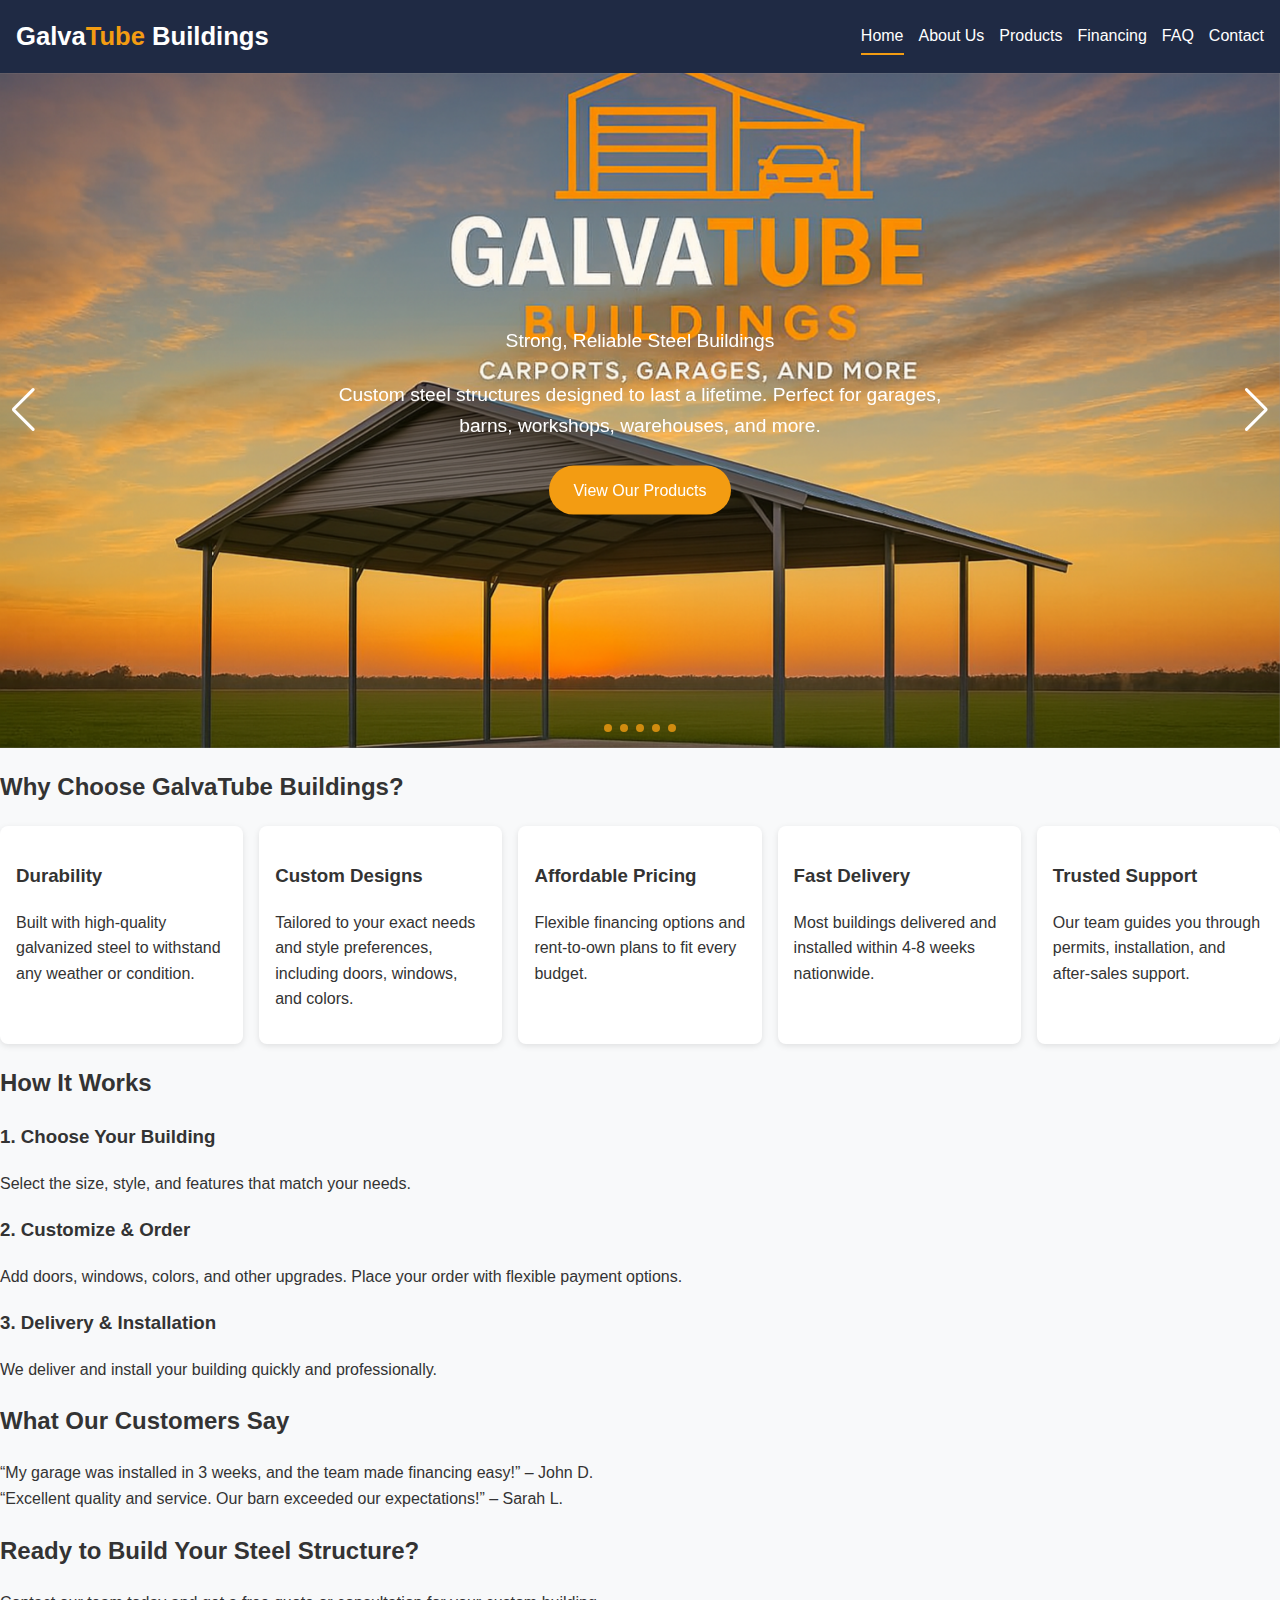
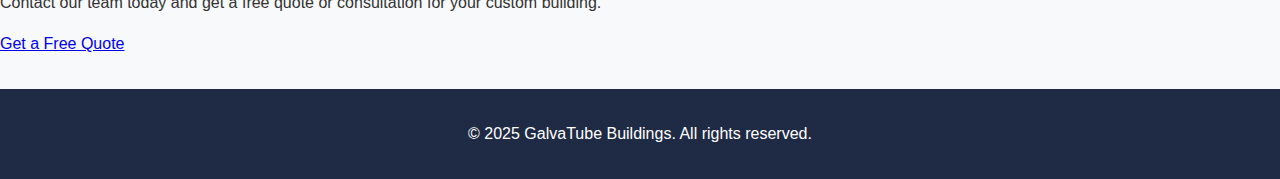
<file: index.html>
<!DOCTYPE html>
<html lang="en">
<head>
  <!-- Swiper CSS -->
  <link rel="stylesheet" href="https://cdn.jsdelivr.net/npm/swiper/swiper-bundle.min.css" />
  <meta charset="UTF-8">
  <meta name="viewport" content="width=device-width, initial-scale=1.0">
  <title>GalvaTube Buildings - Quality Steel Structures</title>
  <link rel="stylesheet" href="styles.css">
  <script>
    // Toggle mobile menu
    function toggleMenu() {
      const nav = document.querySelector("nav");
      nav.style.display = (nav.style.display === "flex") ? "none" : "flex";
    }
  </script>
</head>
<body>
  <!-- Header -->
  <header>
    <div class="logo-button" onclick="window.location.href='index.html'">
      <span class="logo-white">Galva</span><span class="logo-orange">Tube</span><span class="logo-white"> Buildings</span>
    </div>
    <div class="menu-toggle" onclick="toggleMenu()">☰</div>
    <nav>
      <a href="index.html" class="active">Home</a>
      <a href="about.html">About Us</a>
      <a href="products.html">Products</a>
      <a href="financing.html">Financing</a>
      <a href="faq.html">FAQ</a>
      <a href="contact.html">Contact</a>
    </nav>
  </header>

  <!-- Hero Section -->
  <section class="swiper hero-swiper" style="position: relative;">
    <div class="swiper-wrapper">
      <div class="swiper-slide"><img src="images/carport.png" alt="carport with galvatube logo"></div>
      <div class="swiper-slide"><img src="images/hero1.png" alt="garage with galvatube logo"></div>
      <div class="swiper-slide"><img src="images/RVcarport.png" alt="RV carport with galvatube logo"></div>
      <div class="swiper-slide"><img src="images/barn.png" alt="barn with galvatube logo at sunset"></div>
      <div class="swiper-slide"><img src="images/warehouse.png" alt="warehouse with galvatube logo at the sunset"></div>
    </div>

    <!-- Overlay text -->
    <div class="hero-overlay">
      <p> Strong, Reliable Steel Buildings</p>
      <p>Custom steel structures designed to last a lifetime. Perfect for garages, barns, workshops, warehouses, and more.</p>
      <a href="products.html" class="cta">View Our Products</a>
    </div>

    <!-- Navigation + pagination -->
    <div class="swiper-button-prev"></div>
    <div class="swiper-button-next"></div>
    <div class="swiper-pagination"></div>
  </section>

  <!-- Features Section -->
  <section class="features">
    <h2>Why Choose GalvaTube Buildings?</h2>
    <ul>
      <li>
        <h3>Durability</h3>
        <p>Built with high-quality galvanized steel to withstand any weather or condition.</p>
      </li>
      <li>
        <h3>Custom Designs</h3>
        <p>Tailored to your exact needs and style preferences, including doors, windows, and colors.</p>
      </li>
      <li>
        <h3>Affordable Pricing</h3>
        <p>Flexible financing options and rent-to-own plans to fit every budget.</p>
      </li>
      <li>
        <h3>Fast Delivery</h3>
        <p>Most buildings delivered and installed within 4-8 weeks nationwide.</p>
      </li>
      <li>
        <h3>Trusted Support</h3>
        <p>Our team guides you through permits, installation, and after-sales support.</p>
      </li>
    </ul>
  </section>

  <!-- How It Works Section -->
  <section class="how-it-works">
    <h2>How It Works</h2>
    <div class="steps">
      <div class="step">
        <h3>1. Choose Your Building</h3>
        <p>Select the size, style, and features that match your needs.</p>
      </div>
      <div class="step">
        <h3>2. Customize & Order</h3>
        <p>Add doors, windows, colors, and other upgrades. Place your order with flexible payment options.</p>
      </div>
      <div class="step">
        <h3>3. Delivery & Installation</h3>
        <p>We deliver and install your building quickly and professionally.</p>
      </div>
    </div>
  </section>

  <!-- Testimonials Section -->
  <section class="testimonials">
    <h2>What Our Customers Say</h2>
    <div class="testimonial">
      “My garage was installed in 3 weeks, and the team made financing easy!” – John D.
    </div>
    <div class="testimonial">
      “Excellent quality and service. Our barn exceeded our expectations!” – Sarah L.
    </div>
  </section>

  <!-- Quick CTA Section -->
  <section class="quick-cta">
    <h2>Ready to Build Your Steel Structure?</h2>
    <p>Contact our team today and get a free quote or consultation for your custom building.</p>
    <a href="contact.html">Get a Free Quote</a>
  </section>

  <!-- Footer -->
  <footer>
    <p>&copy; 2025 GalvaTube Buildings. All rights reserved.</p>
  </footer>

  <!-- Swiper JS -->
  <script src="https://cdn.jsdelivr.net/npm/swiper/swiper-bundle.min.js"></script>
  <script>
    const swiper = new Swiper('.hero-swiper', {
      loop: true,
      autoplay: { delay: 4000, disableOnInteraction: false },
      pagination: { el: '.swiper-pagination', clickable: true },
      navigation: {
        nextEl: '.swiper-button-next',
        prevEl: '.swiper-button-prev',
      },
      effect: 'fade',
      speed: 1000
    });
  </script>
</body>
</html>
</file>
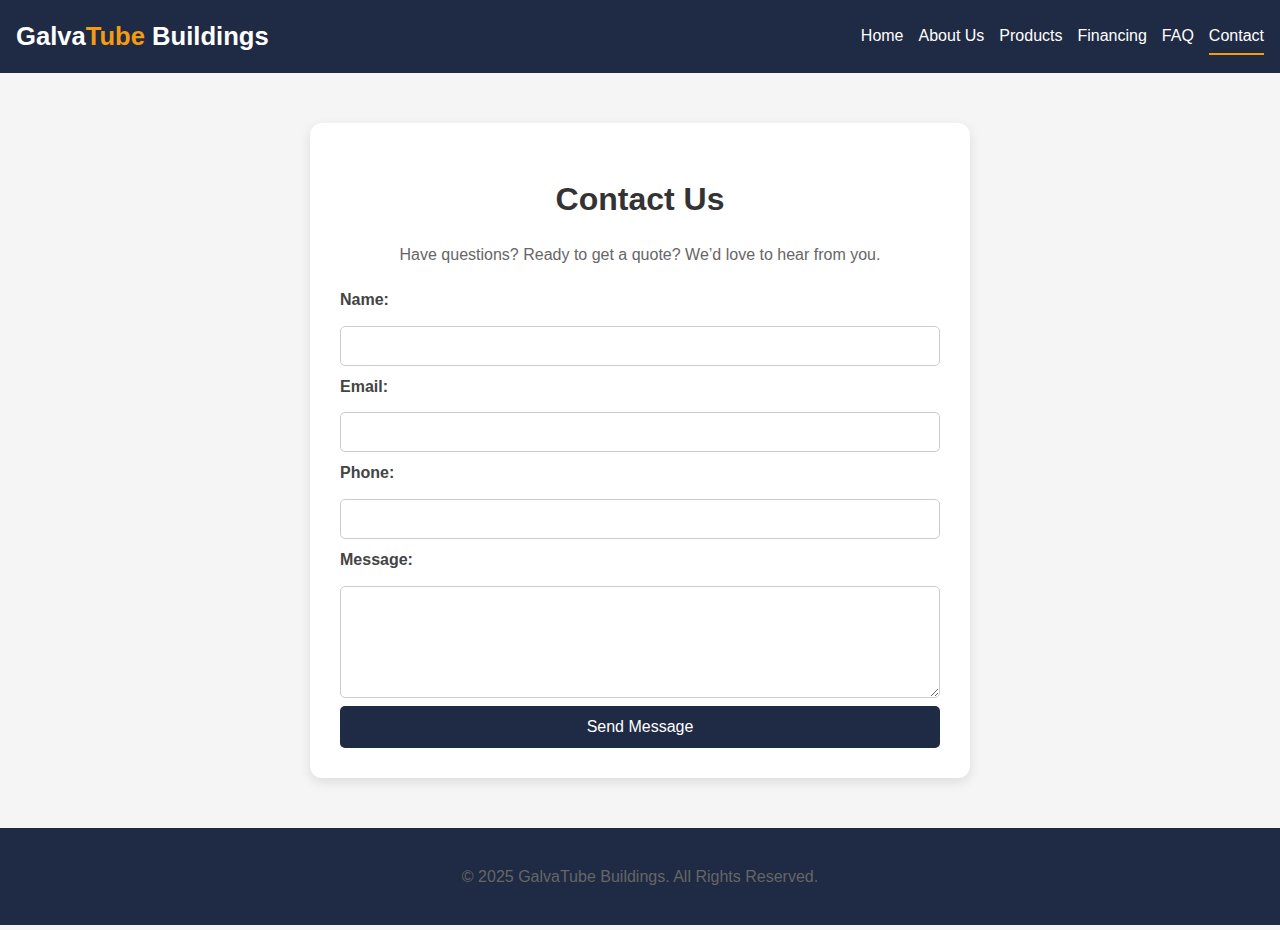
<file: contact.html>
<!DOCTYPE html>
<html lang="en">
<head>
  <meta charset="UTF-8">
  <meta name="viewport" content="width=device-width, initial-scale=1.0">
  <title>Contact GalvaTube Buildings</title>
  <link rel="stylesheet" href="styles.css">
  <style>
    body {
      font-family: Arial, sans-serif;
      background: #f5f5f5;
      margin: 0;
      padding: 0;
    }

    section {
      max-width: 600px;
      margin: 50px auto;
      background: #fff;
      padding: 30px;
      border-radius: 12px;
      box-shadow: 0 4px 12px rgba(0,0,0,0.1);
    }

    h1 {
      text-align: center;
      margin-bottom: 10px;
      color: #333;
    }

    p {
      text-align: center;
      margin-bottom: 20px;
      color: #666;
    }

    form {
      display: flex;
      flex-direction: column;
    }

    label {
      margin-bottom: 5px;
      font-weight: bold;
      color: #444;
    }

    input, textarea {
      padding: 10px;
      margin-bottom: 20px;
      border: 1px solid #ccc;
      border-radius: 8px;
      font-size: 16px;
      width: 100%;
      box-sizing: border-box;
      transition: border-color 0.3s ease;
    }

    input:focus, textarea:focus {
      border-color: #ff6600;
      outline: none;
    }

    button {
      background: #ff6600;
      color: #fff;
      border: none;
      padding: 12px;
      border-radius: 8px;
      font-size: 16px;
      cursor: pointer;
      transition: background 0.3s ease;
    }

    button:hover {
      background: #e65c00;
    }
  </style>
</head>
<body>

<header>
  <div class="logo-button" onclick="window.location.href='index.html'">
    <span class="logo-white">Galva</span><span class="logo-orange">Tube</span><span class="logo-white"> Buildings</span>
  </div>
  <nav>
    <a href="index.html">Home</a>
    <a href="about.html">About Us</a>
    <a href="products.html">Products</a>
    <a href="financing.html">Financing</a>
    <a href="faq.html">FAQ</a>
    <a href="contact.html" class="active">Contact</a>
  </nav>
</header>

<section>
  <h1>Contact Us</h1>
  <p>Have questions? Ready to get a quote? We’d love to hear from you.</p>

  <form action="mailto:info@galvatubebuildings.com" method="post" enctype="text/plain">
    <label for="name">Name:</label>
    <input type="text" name="name" required>

    <label for="email">Email:</label>
    <input type="email" name="email" required>

    <label for="phone">Phone:</label>
    <input type="tel" name="phone">

    <label for="message">Message:</label>
    <textarea name="message" rows="5" required></textarea>

    <button type="submit">Send Message</button>
  </form>
</section>

<footer>
  <p style="text-align:center; margin:20px 0;">© 2025 GalvaTube Buildings. All Rights Reserved.</p>
</footer>

</body>
</html>
</file>
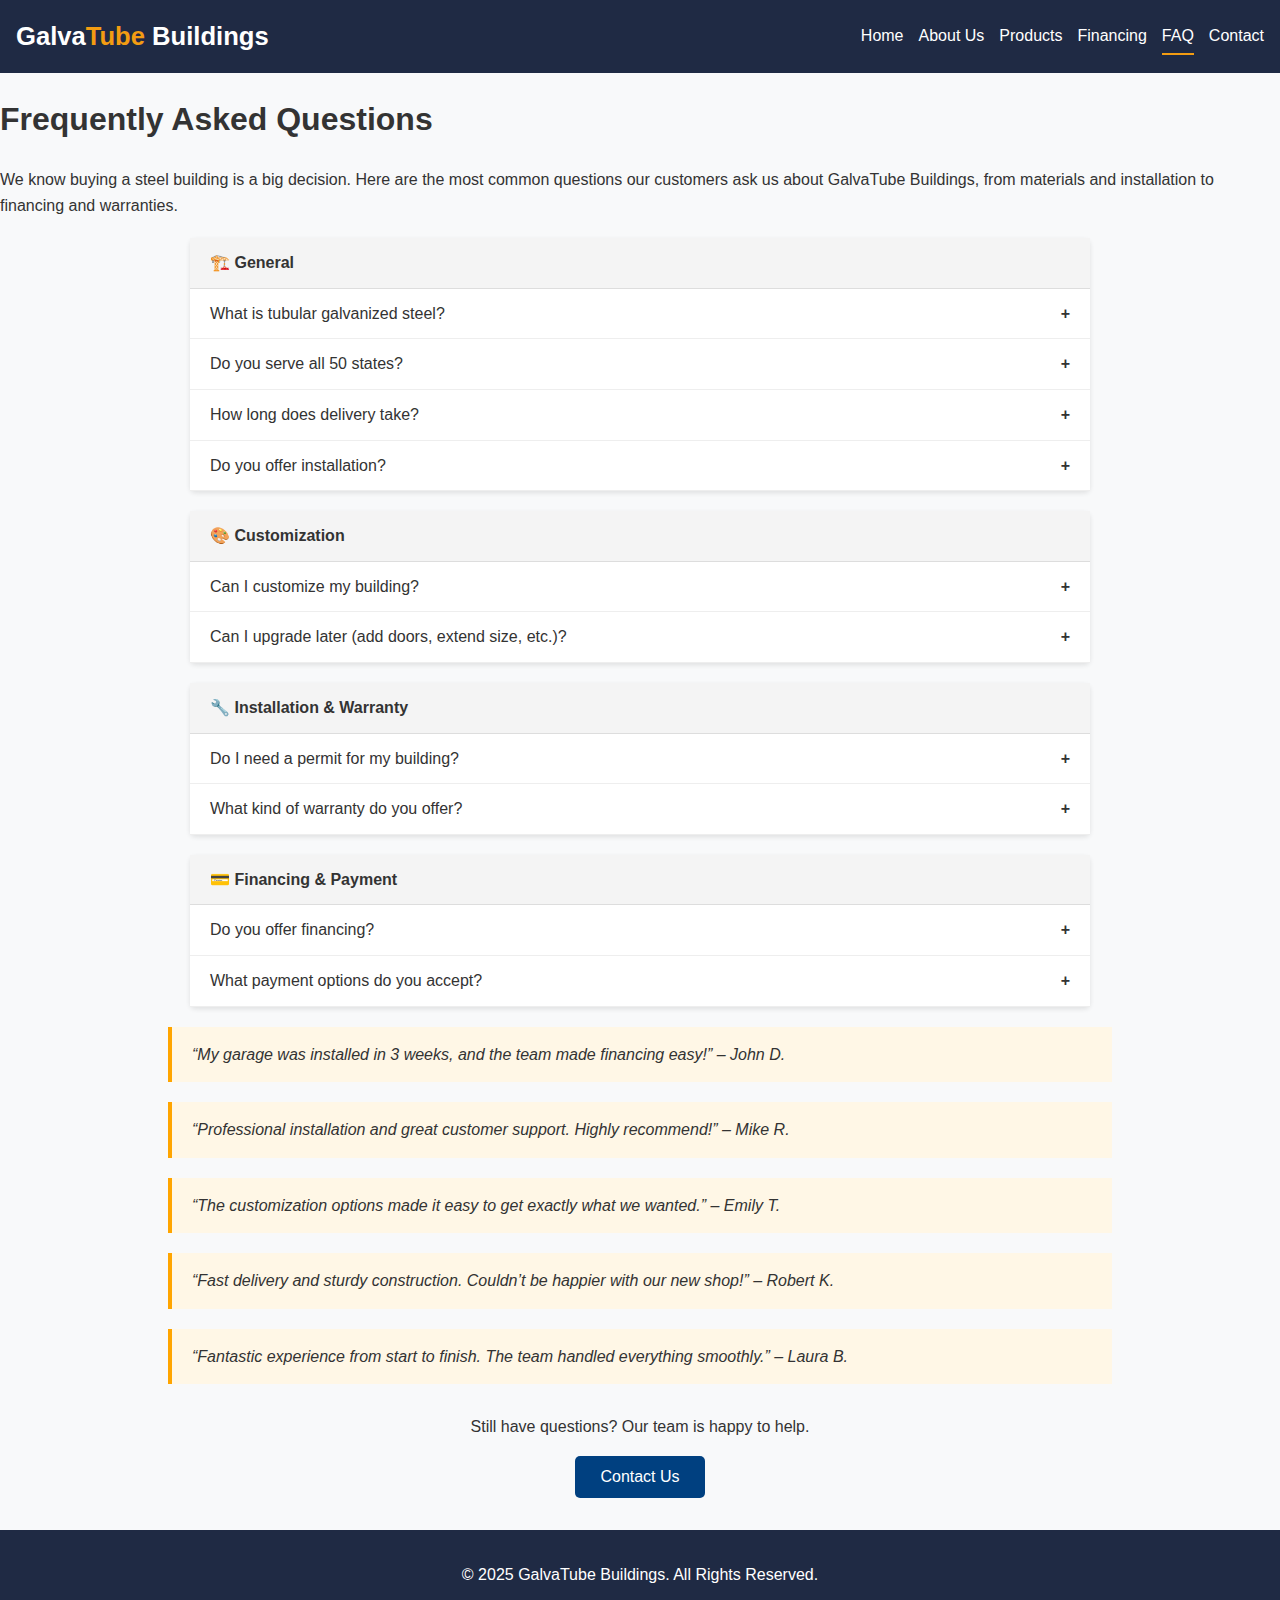
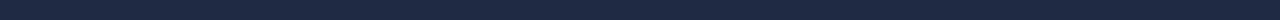
<file: faq.html>
<!DOCTYPE html> 
<html lang="en">
<head>
  <meta charset="UTF-8">
  <meta name="viewport" content="width=device-width, initial-scale=1.0">
  <title>GalvaTube Buildings FAQ</title>
  <link rel="stylesheet" href="styles.css">
  <style>
    /* Accordion styles, keeping it simple to match existing theme */
    .faq-category {
      margin: 20px auto;
      max-width: 900px;
      background: #fff;
      border-radius: 5px;
      padding: 0;
      box-shadow: 0 2px 5px rgba(0,0,0,0.1);
    }

    .category-header {
      background: #f4f4f4;
      padding: 12px 20px;
      font-weight: bold;
      display: flex;
      align-items: center;
      gap: 8px;
      border-bottom: 1px solid #ddd;
    }

    .accordion-item {
      border-bottom: 1px solid #eee;
    }

    .accordion-title {
      padding: 12px 20px;
      cursor: pointer;
      position: relative;
      background: #fff;
    }

    .accordion-title:hover {
      background: #f9f9f9;
    }

    .accordion-title::after {
      content: '+';
      position: absolute;
      right: 20px;
      font-weight: bold;
    }

    .accordion-title.active::after {
      content: '-';
    }

    .accordion-content {
      max-height: 0;
      overflow: hidden;
      transition: max-height 0.3s ease;
      background: #fafafa;
      padding: 0 20px;
    }

    .accordion-content p {
      padding: 10px 0;
      margin: 0;
    }

    .testimonial {
      max-width: 900px;
      margin: 20px auto;
      background: #fff7e6;
      padding: 15px 20px;
      border-left: 4px solid #ffa500;
      font-style: italic;
    }

    .contact-cta {
      text-align: center;
      margin: 30px 0;
    }

    .contact-cta button {
      background: #004080;
      color: white;
      border: none;
      padding: 12px 25px;
      font-size: 1em;
      cursor: pointer;
      border-radius: 5px;
    }

    .contact-cta button:hover {
      background: #0066cc;
    }
  </style>
</head>
<body>

<header>
  <div class="logo-button" onclick="window.location.href='index.html'">
    <span class="logo-white">Galva</span><span class="logo-orange">Tube</span><span class="logo-white"> Buildings</span>
  </div>
  <nav>
    <a href="index.html">Home</a>
    <a href="about.html">About Us</a>
    <a href="products.html">Products</a>
    <a href="financing.html">Financing</a>
    <a href="faq.html" class="active">FAQ</a>
    <a href="contact.html">Contact</a>
  </nav>
</header>

<section>
  <h1>Frequently Asked Questions</h1>

  <p>We know buying a steel building is a big decision. Here are the most common questions our customers ask us about GalvaTube Buildings, from materials and installation to financing and warranties.</p>

  <!-- General -->
  <div class="faq-category">
    <div class="category-header">🏗️ General</div>
    <div class="accordion">
      <div class="accordion-item">
        <div class="accordion-title">What is tubular galvanized steel?</div>
        <div class="accordion-content">
          <p>It’s strong, lightweight, and rust-resistant steel tubing that provides durable structures at affordable prices, perfect for garages, barns, workshops, and more.</p>
        </div>
      </div>
      <div class="accordion-item">
        <div class="accordion-title">Do you serve all 50 states?</div>
        <div class="accordion-content">
          <p>Yes, we ship and install buildings across the United States.</p>
        </div>
      </div>
      <div class="accordion-item">
        <div class="accordion-title">How long does delivery take?</div>
        <div class="accordion-content">
          <p>Delivery typically takes 4–8 weeks depending on your location and building specifications.</p>
        </div>
      </div>
      <div class="accordion-item">
        <div class="accordion-title">Do you offer installation?</div>
        <div class="accordion-content">
          <p>Yes! Every GalvaTube Building includes professional delivery and installation for complete peace of mind.</p>
        </div>
      </div>
    </div>
  </div>

  <!-- Customization -->
  <div class="faq-category">
    <div class="category-header">🎨 Customization</div>
    <div class="accordion">
      <div class="accordion-item">
        <div class="accordion-title">Can I customize my building?</div>
        <div class="accordion-content">
          <p>Absolutely! Choose your size, color, roof style, doors, and windows to match your exact needs.</p>
        </div>
      </div>
      <div class="accordion-item">
        <div class="accordion-title">Can I upgrade later (add doors, extend size, etc.)?</div>
        <div class="accordion-content">
          <p>Yes, most buildings are designed to be modular, allowing for future upgrades.</p>
        </div>
      </div>
    </div>
  </div>

  <!-- Installation & Warranty -->
  <div class="faq-category">
    <div class="category-header">🔧 Installation & Warranty</div>
    <div class="accordion">
      <div class="accordion-item">
        <div class="accordion-title">Do I need a permit for my building?</div>
        <div class="accordion-content">
          <p>Permit requirements vary by location. Our team can assist with local regulations.</p>
        </div>
      </div>
      <div class="accordion-item">
        <div class="accordion-title">What kind of warranty do you offer?</div>
        <div class="accordion-content">
          <p>All buildings come with a 20-year structural warranty covering material defects.</p>
        </div>
      </div>
    </div>
  </div>

  <!-- Financing & Payment -->
  <div class="faq-category">
    <div class="category-header">💳 Financing & Payment</div>
    <div class="accordion">
      <div class="accordion-item">
        <div class="accordion-title">Do you offer financing?</div>
        <div class="accordion-content">
          <p>Yes, we provide flexible financing and rent-to-own options so you can get your building today and pay over time.</p>
        </div>
      </div>
      <div class="accordion-item">
        <div class="accordion-title">What payment options do you accept?</div>
        <div class="accordion-content">
          <p>We accept credit cards, bank transfers, and offer financing plans through our partners.</p>
        </div>
      </div>
    </div>
  </div>

  <div class="testimonial">
    “My garage was installed in 3 weeks, and the team made financing easy!” – John D.
  </div>
<div class="testimonial">
    “Professional installation and great customer support. Highly recommend!” – Mike R.
  </div>
  <div class="testimonial">
    “The customization options made it easy to get exactly what we wanted.” – Emily T.
  </div>
  <div class="testimonial">
    “Fast delivery and sturdy construction. Couldn’t be happier with our new shop!” – Robert K.
  </div>
  <div class="testimonial">
    “Fantastic experience from start to finish. The team handled everything smoothly.” – Laura B.
  </div>

  <div class="contact-cta">
    <p>Still have questions? Our team is happy to help.</p>
    <button onclick="window.location.href='contact.html'">Contact Us</button>
  </div>
</section>

<footer>
  <p>© 2025 GalvaTube Buildings. All Rights Reserved.</p>
</footer>

<script>
  const titles = document.querySelectorAll('.accordion-title');
  titles.forEach(title => {
    title.addEventListener('click', () => {
      title.classList.toggle('active');
      const content = title.nextElementSibling;
      if (content.style.maxHeight) {
        content.style.maxHeight = null;
      } else {
        content.style.maxHeight = content.scrollHeight + "px";
      }
    });
  });
</script>

</body>
</html>
</file>
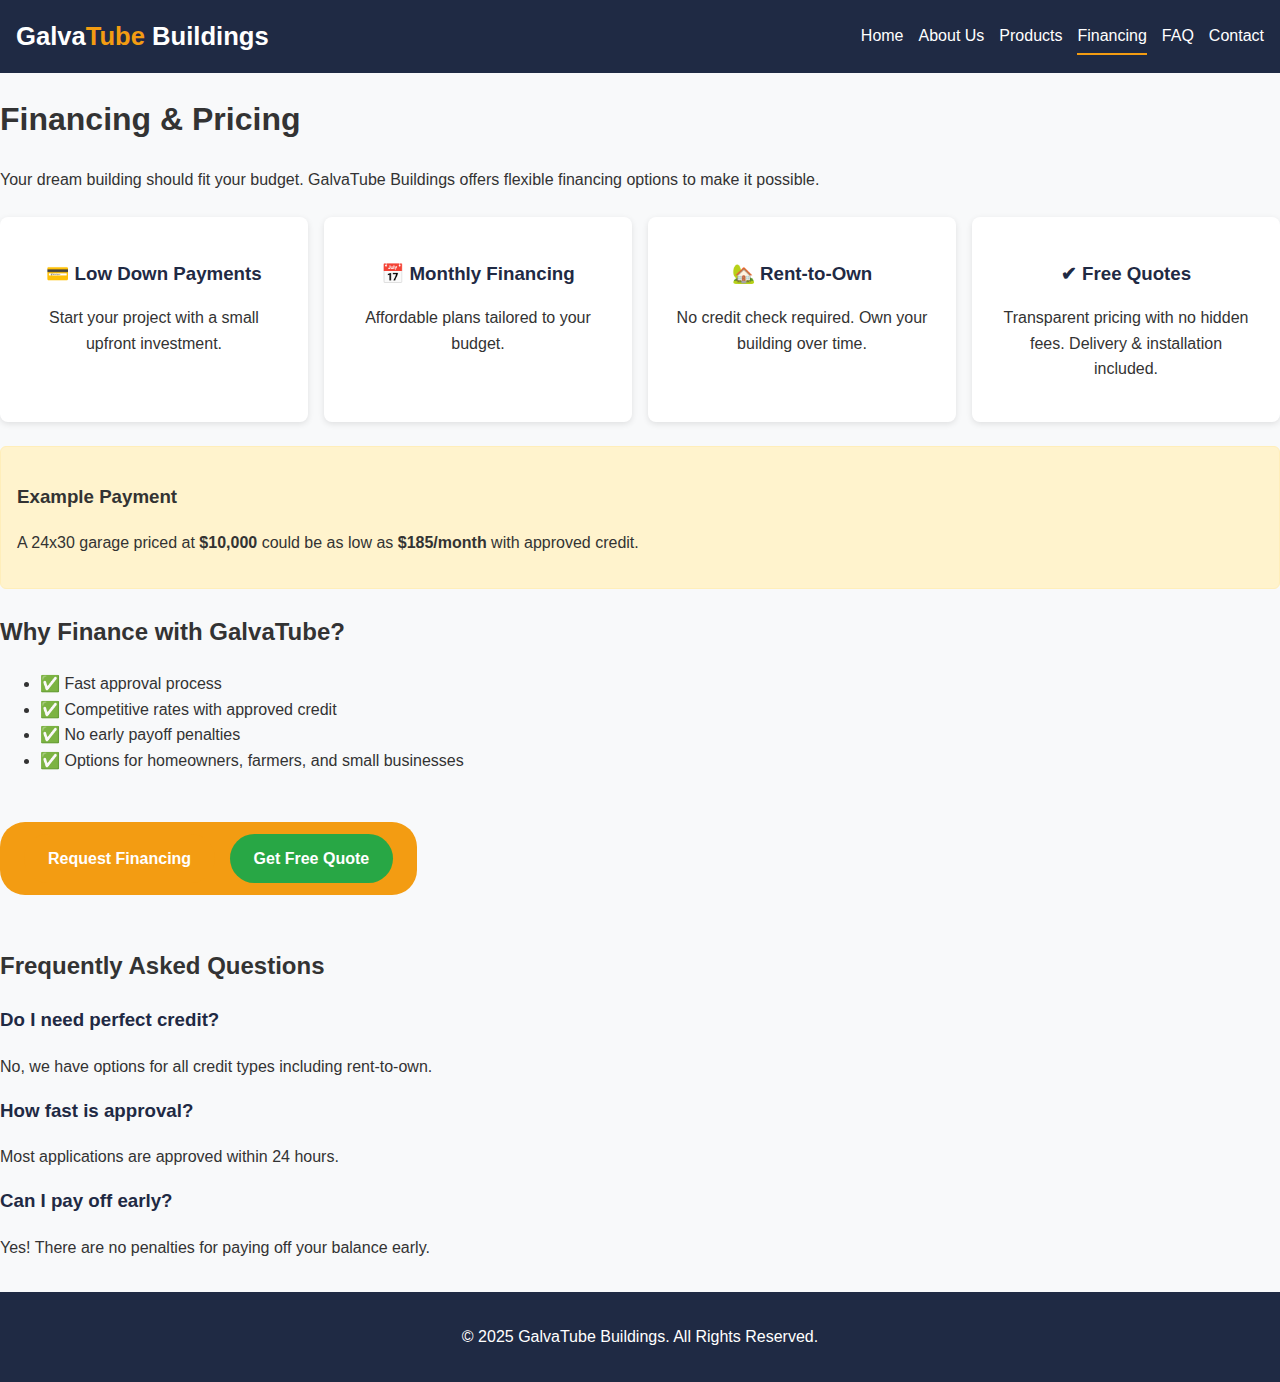
<file: financing.html>
<!DOCTYPE html>
<html lang="en">
<head>
  <meta charset="UTF-8">
  <meta name="viewport" content="width=device-width, initial-scale=1.0">
  <title>GalvaTube Buildings - Financing</title>
  <link rel="stylesheet" href="styles.css">
  <style>
    /* Extra financing styles (keeps your theme intact) */
    .options {
      display: grid;
      grid-template-columns: repeat(auto-fit, minmax(250px, 1fr));
      gap: 1rem;
      margin: 1.5rem 0;
    }
    .card {
      background: #fff;
      padding: 1.5rem;
      border-radius: 8px;
      box-shadow: 0 2px 6px rgba(0,0,0,0.1);
      text-align: center;
    }
    .card h3 {
      color: #1f2a44;
      margin-bottom: 0.5rem;
    }
    .example-box {
      background: #fff3cd;
      padding: 1rem;
      border: 1px solid #ffeeba;
      border-radius: 6px;
      margin: 1.5rem 0;
    }
    .cta {
      text-align: center;
      margin: 2rem 0;
    }
    .cta a {
      display: inline-block;
      background: #f39c12;
      color: white;
      padding: 12px 24px;
      text-decoration: none;
      border-radius: 25px;
      font-weight: bold;
      transition: background 0.3s, transform 0.2s;
    }
    .cta a:hover {
      background: #d35400;
      transform: scale(1.05);
    }
    .faq h3 {
      margin-top: 1rem;
      color: #1f2a44;
    }
  </style>
</head>
<body>

<header>
  <div class="logo-button" onclick="window.location.href='index.html'">
    <span class="logo-white">Galva</span><span class="logo-orange">Tube</span><span class="logo-white"> Buildings</span>
  </div>
  <nav>
    <a href="index.html">Home</a>
    <a href="about.html">About Us</a>
    <a href="products.html">Products</a>
    <a href="financing.html" class="active">Financing</a>
    <a href="faq.html">FAQ</a>
    <a href="contact.html">Contact</a>
  </nav>
</header>

<section>
  <h1>Financing & Pricing</h1>
  <p>Your dream building should fit your budget. GalvaTube Buildings offers flexible financing options to make it possible.</p>

  <!-- Financing Options Grid -->
  <div class="options">
    <div class="card">
      <h3>💳 Low Down Payments</h3>
      <p>Start your project with a small upfront investment.</p>
    </div>
    <div class="card">
      <h3>📅 Monthly Financing</h3>
      <p>Affordable plans tailored to your budget.</p>
    </div>
    <div class="card">
      <h3>🏡 Rent-to-Own</h3>
      <p>No credit check required. Own your building over time.</p>
    </div>
    <div class="card">
      <h3>✔ Free Quotes</h3>
      <p>Transparent pricing with no hidden fees. Delivery & installation included.</p>
    </div>
  </div>

  <!-- Example Box -->
  <div class="example-box">
    <h3>Example Payment</h3>
    <p>A 24x30 garage priced at <strong>$10,000</strong> could be as low as <strong>$185/month</strong> with approved credit.</p>
  </div>

  <!-- Why Finance -->
  <h2>Why Finance with GalvaTube?</h2>
  <ul>
    <li>✅ Fast approval process</li>
    <li>✅ Competitive rates with approved credit</li>
    <li>✅ No early payoff penalties</li>
    <li>✅ Options for homeowners, farmers, and small businesses</li>
  </ul>

  <!-- CTA -->
  <div class="cta">
    <a href="contact.html">Request Financing</a>
    <a href="contact.html" style="margin-left: 10px; background:#28a745;">Get Free Quote</a>
  </div>

  <!-- FAQ Section -->
  <div class="faq">
    <h2>Frequently Asked Questions</h2>
    <h3>Do I need perfect credit?</h3>
    <p>No, we have options for all credit types including rent-to-own.</p>

    <h3>How fast is approval?</h3>
    <p>Most applications are approved within 24 hours.</p>

    <h3>Can I pay off early?</h3>
    <p>Yes! There are no penalties for paying off your balance early.</p>
  </div>
</section>

<footer>
  <p>© 2025 GalvaTube Buildings. All Rights Reserved.</p>
</footer>

</body>
</html>
</file>
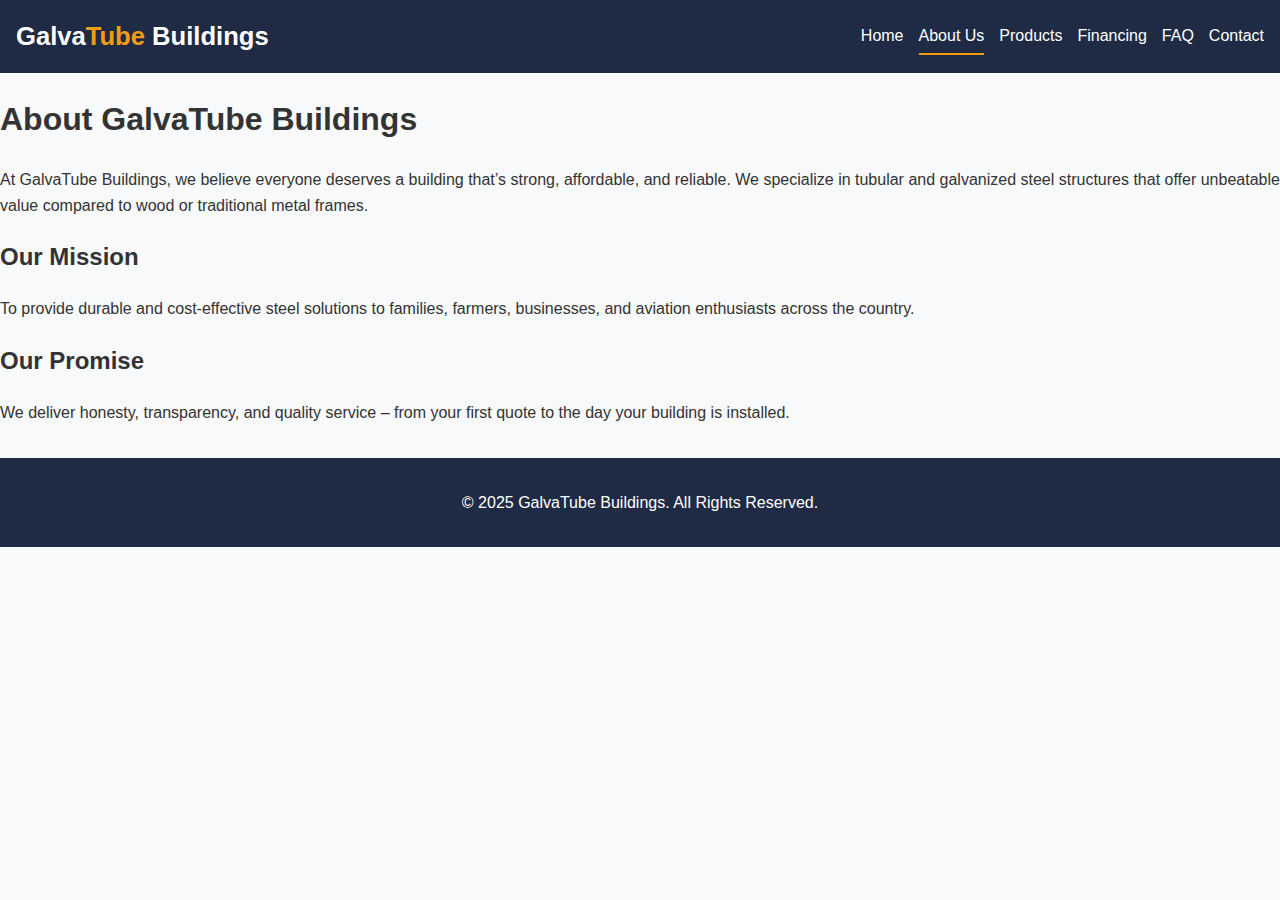
<file: namo4/about.html>
<!DOCTYPE html>
<html lang="en">
<head>
  <meta charset="UTF-8">
  <meta name="viewport" content="width=device-width, initial-scale=1.0">
  <title>About GalvaTube Buildings</title>
  <link rel="stylesheet" href="styles.css">
</head>
<body>

<header>
  <div class="logo-button" onclick="window.location.href='index.html'">
    <span class="logo-white">Galva</span><span class="logo-orange">Tube</span><span class="logo-white"> Buildings</span>
  </div>
  <nav>
    <a href="index.html">Home</a>
    <a href="about.html" class="active">About Us</a>
    <a href="products.html">Products</a>
    <a href="financing.html">Financing</a>
    <a href="faq.html">FAQ</a>
    <a href="contact.html">Contact</a>
  </nav>
</header>

<section>
  <h1>About GalvaTube Buildings</h1>
  <p>At GalvaTube Buildings, we believe everyone deserves a building that’s strong, affordable, and reliable. We specialize in tubular and galvanized steel structures that offer unbeatable value compared to wood or traditional metal frames.</p>

  <h2>Our Mission</h2>
  <p>To provide durable and cost-effective steel solutions to families, farmers, businesses, and aviation enthusiasts across the country.</p>

  <h2>Our Promise</h2>
  <p>We deliver honesty, transparency, and quality service – from your first quote to the day your building is installed.</p>
</section>

<footer>
  <p>© 2025 GalvaTube Buildings. All Rights Reserved.</p>
</footer>

</body>
</html>
</file>
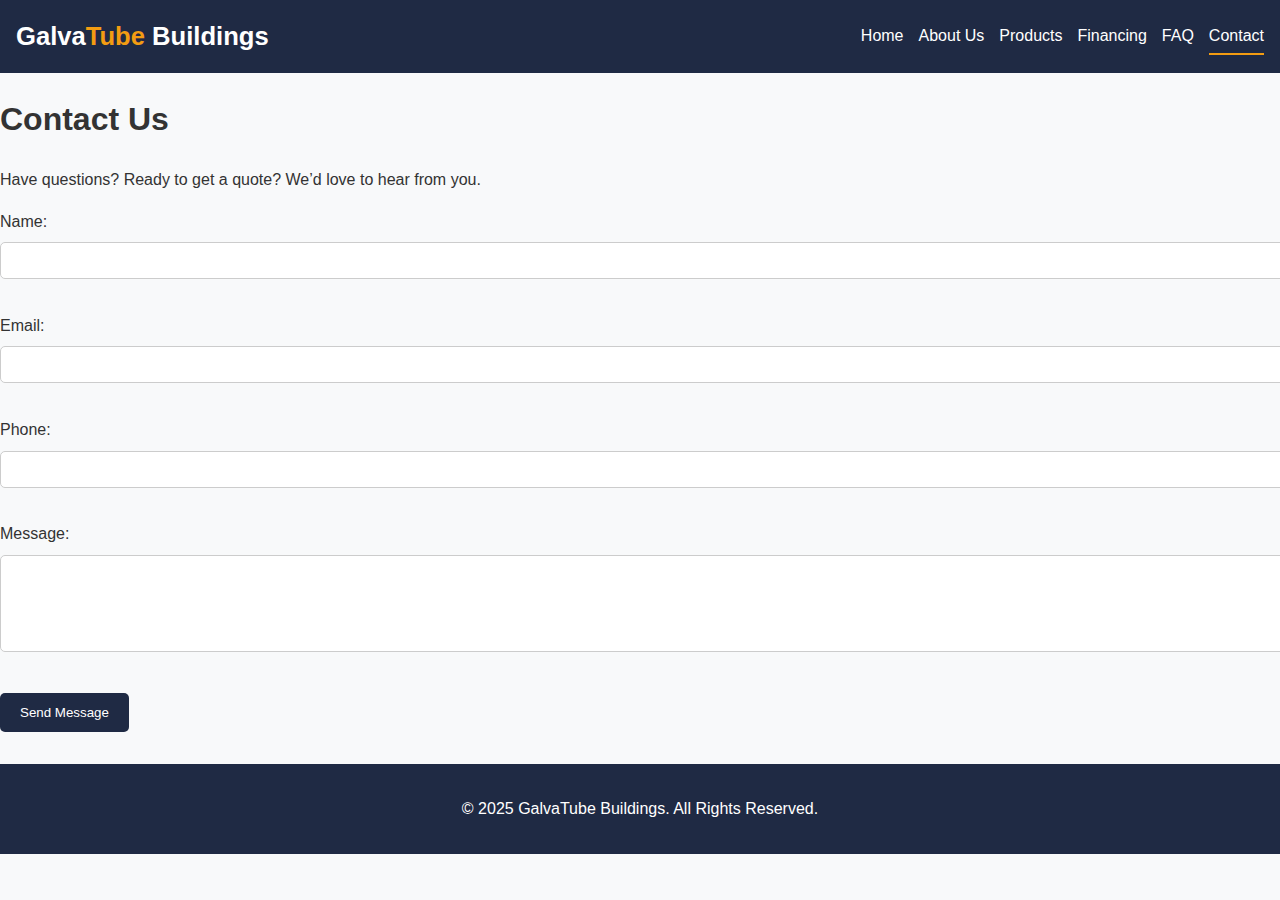
<file: namo4/contact.html>
<!DOCTYPE html>
<html lang="en">
<head>
  <meta charset="UTF-8">
  <meta name="viewport" content="width=device-width, initial-scale=1.0">
  <title>Contact GalvaTube Buildings</title>
  <link rel="stylesheet" href="styles.css">
</head>
<body>

<header>
  <div class="logo-button" onclick="window.location.href='index.html'">
    <span class="logo-white">Galva</span><span class="logo-orange">Tube</span><span class="logo-white"> Buildings</span>
  </div>
  <nav>
    <a href="index.html">Home</a>
    <a href="about.html">About Us</a>
    <a href="products.html">Products</a>
    <a href="financing.html">Financing</a>
    <a href="faq.html">FAQ</a>
    <a href="contact.html" class="active">Contact</a>
  </nav>
</header>

<section>
  <h1>Contact Us</h1>
  <p>Have questions? Ready to get a quote? We’d love to hear from you.</p>

  <form action="mailto:info@galvatubebuildings.com" method="post" enctype="text/plain">
    <label for="name">Name:</label><br>
    <input type="text" name="name" required><br><br>

    <label for="email">Email:</label><br>
    <input type="email" name="email" required><br><br>

    <label for="phone">Phone:</label><br>
    <input type="tel" name="phone"><br><br>

    <label for="message">Message:</label><br>
    <textarea name="message" rows="5" required></textarea><br><br>

    <button type="submit">Send Message</button>
  </form>
</section>

<footer>
  <p>© 2025 GalvaTube Buildings. All Rights Reserved.</p>
</footer>

</body>
</html>
</file>
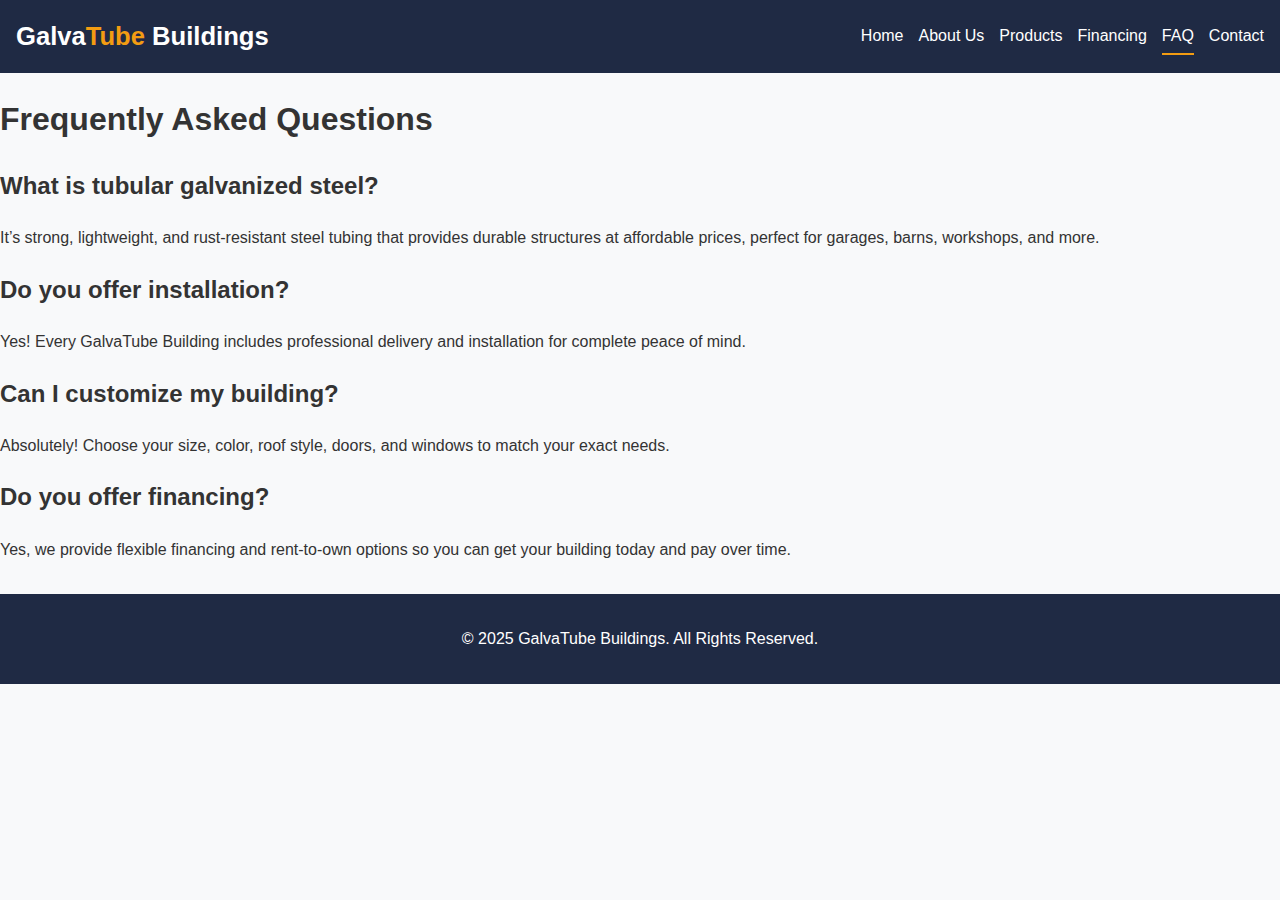
<file: namo4/faq.html>
<!DOCTYPE html>
<html lang="en">
<head>
  <meta charset="UTF-8">
  <meta name="viewport" content="width=device-width, initial-scale=1.0">
  <title>GalvaTube Buildings FAQ</title>
  <link rel="stylesheet" href="styles.css">
</head>
<body>

<header>
  <div class="logo-button" onclick="window.location.href='index.html'">
    <span class="logo-white">Galva</span><span class="logo-orange">Tube</span><span class="logo-white"> Buildings</span>
  </div>
  <nav>
    <a href="index.html">Home</a>
    <a href="about.html">About Us</a>
    <a href="products.html">Products</a>
    <a href="financing.html">Financing</a>
    <a href="faq.html" class="active">FAQ</a>
    <a href="contact.html">Contact</a>
  </nav>
</header>

<section>
  <h1>Frequently Asked Questions</h1>

  <h2>What is tubular galvanized steel?</h2>
  <p>It’s strong, lightweight, and rust-resistant steel tubing that provides durable structures at affordable prices, perfect for garages, barns, workshops, and more.</p>

  <h2>Do you offer installation?</h2>
  <p>Yes! Every GalvaTube Building includes professional delivery and installation for complete peace of mind.</p>

  <h2>Can I customize my building?</h2>
  <p>Absolutely! Choose your size, color, roof style, doors, and windows to match your exact needs.</p>

  <h2>Do you offer financing?</h2>
  <p>Yes, we provide flexible financing and rent-to-own options so you can get your building today and pay over time.</p>
</section>

<footer>
  <p>© 2025 GalvaTube Buildings. All Rights Reserved.</p>
</footer>

</body>
</html>
</file>
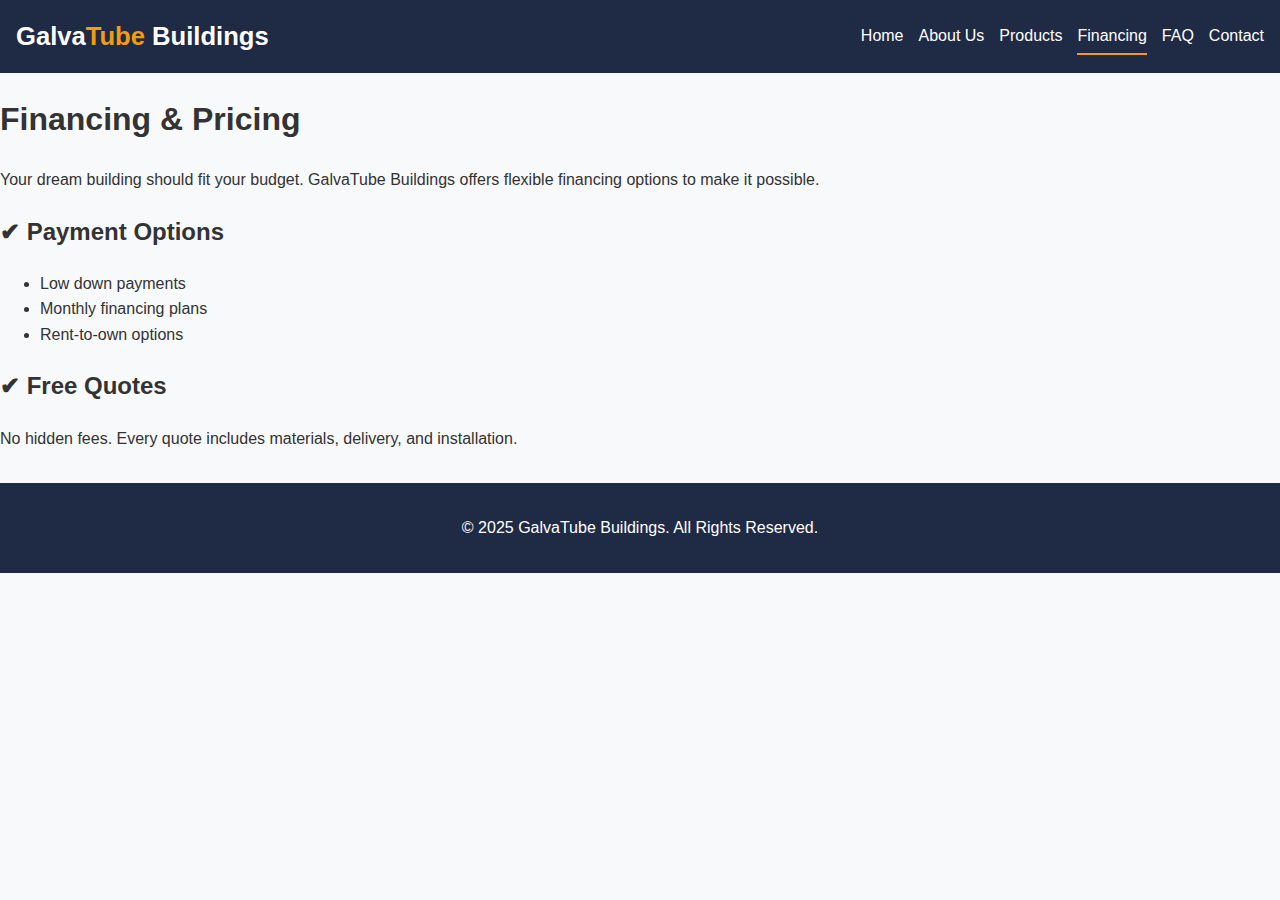
<file: namo4/financing.html>
<!DOCTYPE html>
<html lang="en">
<head>
  <meta charset="UTF-8">
  <meta name="viewport" content="width=device-width, initial-scale=1.0">
  <title>GalvaTube Buildings - Financing</title>
  <link rel="stylesheet" href="styles.css">
</head>
<body>

<header>
  <div class="logo-button" onclick="window.location.href='index.html'">
    <span class="logo-white">Galva</span><span class="logo-orange">Tube</span><span class="logo-white"> Buildings</span>
  </div>
  <nav>
    <a href="index.html">Home</a>
    <a href="about.html">About Us</a>
    <a href="products.html">Products</a>
    <a href="financing.html" class="active">Financing</a>
    <a href="faq.html">FAQ</a>
    <a href="contact.html">Contact</a>
  </nav>
</header>

<section>
  <h1>Financing & Pricing</h1>
  <p>Your dream building should fit your budget. GalvaTube Buildings offers flexible financing options to make it possible.</p>

  <h2>✔ Payment Options</h2>
  <ul>
    <li>Low down payments</li>
    <li>Monthly financing plans</li>
    <li>Rent-to-own options</li>
  </ul>

  <h2>✔ Free Quotes</h2>
  <p>No hidden fees. Every quote includes materials, delivery, and installation.</p>
</section>

<footer>
  <p>© 2025 GalvaTube Buildings. All Rights Reserved.</p>
</footer>

</body>
</html>
</file>
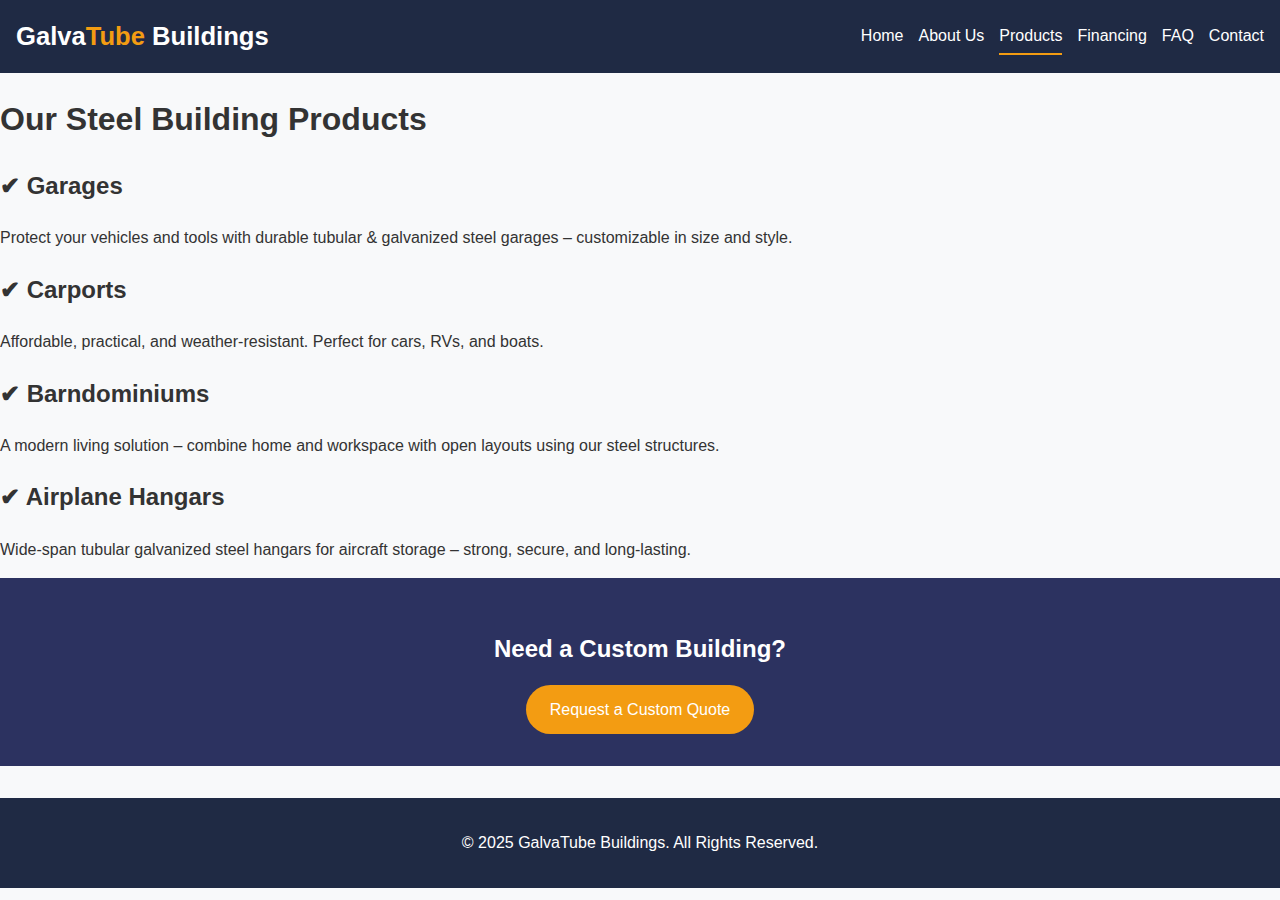
<file: namo4/products.html>
<!DOCTYPE html>
<html lang="en">
<head>
  <meta charset="UTF-8">
  <meta name="viewport" content="width=device-width, initial-scale=1.0">
  <title>GalvaTube Buildings - Products</title>
  <link rel="stylesheet" href="styles.css">
</head>
<body>

<header>
  <div class="logo-button" onclick="window.location.href='index.html'">
    <span class="logo-white">Galva</span><span class="logo-orange">Tube</span><span class="logo-white"> Buildings</span>
  </div>
  <nav>
    <a href="index.html">Home</a>
    <a href="about.html">About Us</a>
    <a href="products.html" class="active">Products</a>
    <a href="financing.html">Financing</a>
    <a href="faq.html">FAQ</a>
    <a href="contact.html">Contact</a>
  </nav>
</header>

<section>
  <h1>Our Steel Building Products</h1>

  <h2>✔ Garages</h2>
  <p>Protect your vehicles and tools with durable tubular & galvanized steel garages – customizable in size and style.</p>

  <h2>✔ Carports</h2>
  <p>Affordable, practical, and weather-resistant. Perfect for cars, RVs, and boats.</p>

  <h2>✔ Barndominiums</h2>
  <p>A modern living solution – combine home and workspace with open layouts using our steel structures.</p>

  <h2>✔ Airplane Hangars</h2>
  <p>Wide-span tubular galvanized steel hangars for aircraft storage – strong, secure, and long-lasting.</p>
</section>

<section class="cta-block">
  <h2>Need a Custom Building?</h2>
  <a href="contact.html" class="cta">Request a Custom Quote</a>
</section>

<footer>
  <p>© 2025 GalvaTube Buildings. All Rights Reserved.</p>
</footer>

</body>
</html>
</file>
<file: styles.css>
body {
  font-family: Arial, sans-serif;
  margin: 0;
  padding: 0;
  line-height: 1.6;
  background: #f8f9fa;
  color: #333;
}

/* Logo with image */
/* Logo button (blends with header) */
.logo-button {
  font-size: 1.6rem;
  font-weight: bold;
  cursor: pointer;
  user-select: none;
  padding: 0; /* Remove padding so it blends */
  background: transparent; /* same as header */
  display: inline-block;
}

.logo-button span {
  font-weight: bold;
}

.logo-white {
  color: white;
}

.logo-orange {
  color: #f39c12;
}

.logo-button:hover {
  opacity: 0.8; /* subtle hover effect */
}


/* Header */
header {
  background: #1f2a44;
  color: white;
  padding: 1rem;
  display: flex;
  justify-content: space-between;
  align-items: center;
  position: relative;
}

header .logo {
  font-size: 1.5rem;
  font-weight: bold;
}

nav {
  display: flex;
  gap: 15px;
}

nav a {
  color: white;
  text-decoration: none;
  padding: 5px 0;
  transition: 0.3s;
}

nav a:hover,
nav a.active {
  border-bottom: 2px solid #f39c12;
}

/* Hamburger button (mobile) */
.menu-toggle {
  display: none;
  font-size: 1.8rem;
  cursor: pointer;
}

/* Hero section */
/* Hero slider full section */
.hero-swiper {
  position: relative;
  width: 100%;
  height: 75vh;  /* same height as before */
  overflow: hidden;
}

/* Each slide fills area */
.hero-swiper img {
  width: 100%;
  height: 100%;
  object-fit: cover;
}

/* Dark overlay on images for text readability */
.hero-swiper::before {
  content: "";
  position: absolute;
  top: 0; left: 0; right: 0; bottom: 0;
  background: rgba(0, 0, 0, 0.4);
  z-index: 1;
}

/* Centered text */
.hero-overlay {
  position: absolute;
  top: 50%;
  left: 50%;
  transform: translate(-50%, -50%);
  text-align: center;
  color: white;
  z-index: 2;
}

.hero-overlay h1 {
  font-size: 2.5rem;
  margin-bottom: 1rem;
}

.hero-overlay p {
  font-size: 1.2rem;
  margin-bottom: 1.5rem;
}

/* CTA button */
.hero-overlay .cta {
  background: #f39c12;
  padding: 12px 24px;
  border-radius: 25px;
  color: white;
  text-decoration: none;
  transition: background 0.3s ease, transform 0.2s;
}
.hero-overlay .cta:hover {
  background: #d35400;
  transform: scale(1.05);
}

/* Navigation arrows */
.swiper-button-prev,
.swiper-button-next {
  color: white;
  z-index: 3;
}

/* Pagination bullets */
.swiper-pagination-bullet {
  background: #f39c12;
  opacity: 0.8;
}

/* Buttons */
.cta {
  display: inline-block;
  background: #f39c12;
  color: white;
  padding: 12px 24px;
  text-decoration: none;
  border-radius: 25px;
  transition: background 0.3s ease, transform 0.2s;
}
.cta:hover {
  background: #d35400;
  transform: scale(1.05);
}

/* Features section */
.features ul {
  display: grid;
  grid-template-columns: repeat(auto-fit, minmax(220px, 1fr));
  gap: 1rem;
  list-style: none;
  padding: 0;
}
.features li {
  background: white;
  padding: 1rem;
  border-radius: 8px;
  box-shadow: 0 2px 6px rgba(0,0,0,0.1);
}

/* CTA block */
.cta-block {
  text-align: center;
  padding: 2rem;
  background: #2c3260;
  color: white;
}
.cta-block h2 {
  margin-bottom: 1rem;
}

/* Contact form */
form input, form textarea {
  width: 100%;
  padding: 10px;
  margin: 8px 0;
  border: 1px solid #ccc;
  border-radius: 5px;
}
form button {
  background: #1f2a44;
  color: white;
  border: none;
  padding: 12px 20px;
  border-radius: 5px;
  cursor: pointer;
}
form button:hover {
  background: #f39c12;
}

/* Footer */
footer {
  text-align: center;
  padding: 1rem;
  background: #1f2a44;
  color: white;
  margin-top: 2rem;
}

/* Responsive nav */
@media (max-width: 768px) {
  nav {
    display: none;
    flex-direction: column;
    background: #1f2a44;
    position: absolute;
    top: 60px;
    right: 0;
    width: 200px;
    padding: 1rem;
  }
  nav.show {
    display: flex;
  }
  .menu-toggle {
    display: block;
  }
}
</file>
<file: namo4/styles.css>
body {
  font-family: Arial, sans-serif;
  margin: 0;
  padding: 0;
  line-height: 1.6;
  background: #f8f9fa;
  color: #333;
}

/* Logo with image */
/* Logo button (blends with header) */
.logo-button {
  font-size: 1.6rem;
  font-weight: bold;
  cursor: pointer;
  user-select: none;
  padding: 0; /* Remove padding so it blends */
  background: transparent; /* same as header */
  display: inline-block;
}

.logo-button span {
  font-weight: bold;
}

.logo-white {
  color: white;
}

.logo-orange {
  color: #f39c12;
}

.logo-button:hover {
  opacity: 0.8; /* subtle hover effect */
}


/* Header */
header {
  background: #1f2a44;
  color: white;
  padding: 1rem;
  display: flex;
  justify-content: space-between;
  align-items: center;
  position: relative;
}

header .logo {
  font-size: 1.5rem;
  font-weight: bold;
}

nav {
  display: flex;
  gap: 15px;
}

nav a {
  color: white;
  text-decoration: none;
  padding: 5px 0;
  transition: 0.3s;
}

nav a:hover,
nav a.active {
  border-bottom: 2px solid #f39c12;
}

/* Hamburger button (mobile) */
.menu-toggle {
  display: none;
  font-size: 1.8rem;
  cursor: pointer;
}

/* Hero section */
/* Hero slider full section */
.hero-swiper {
  position: relative;
  width: 100%;
  height: 75vh;  /* same height as before */
  overflow: hidden;
}

/* Each slide fills area */
.hero-swiper img {
  width: 100%;
  height: 100%;
  object-fit: cover;
}

/* Dark overlay on images for text readability */
.hero-swiper::before {
  content: "";
  position: absolute;
  top: 0; left: 0; right: 0; bottom: 0;
  background: rgba(0, 0, 0, 0.4);
  z-index: 1;
}

/* Centered text */
.hero-overlay {
  position: absolute;
  top: 50%;
  left: 50%;
  transform: translate(-50%, -50%);
  text-align: center;
  color: white;
  z-index: 2;
}

.hero-overlay h1 {
  font-size: 2.5rem;
  margin-bottom: 1rem;
}

.hero-overlay p {
  font-size: 1.2rem;
  margin-bottom: 1.5rem;
}

/* CTA button */
.hero-overlay .cta {
  background: #f39c12;
  padding: 12px 24px;
  border-radius: 25px;
  color: white;
  text-decoration: none;
  transition: background 0.3s ease, transform 0.2s;
}
.hero-overlay .cta:hover {
  background: #d35400;
  transform: scale(1.05);
}

/* Navigation arrows */
.swiper-button-prev,
.swiper-button-next {
  color: white;
  z-index: 3;
}

/* Pagination bullets */
.swiper-pagination-bullet {
  background: #f39c12;
  opacity: 0.8;
}

/* Buttons */
.cta {
  display: inline-block;
  background: #f39c12;
  color: white;
  padding: 12px 24px;
  text-decoration: none;
  border-radius: 25px;
  transition: background 0.3s ease, transform 0.2s;
}
.cta:hover {
  background: #d35400;
  transform: scale(1.05);
}

/* Features section */
.features ul {
  display: grid;
  grid-template-columns: repeat(auto-fit, minmax(220px, 1fr));
  gap: 1rem;
  list-style: none;
  padding: 0;
}
.features li {
  background: white;
  padding: 1rem;
  border-radius: 8px;
  box-shadow: 0 2px 6px rgba(0,0,0,0.1);
}

/* CTA block */
.cta-block {
  text-align: center;
  padding: 2rem;
  background: #2c3260;
  color: white;
}
.cta-block h2 {
  margin-bottom: 1rem;
}

/* Contact form */
form input, form textarea {
  width: 100%;
  padding: 10px;
  margin: 8px 0;
  border: 1px solid #ccc;
  border-radius: 5px;
}
form button {
  background: #1f2a44;
  color: white;
  border: none;
  padding: 12px 20px;
  border-radius: 5px;
  cursor: pointer;
}
form button:hover {
  background: #f39c12;
}

/* Footer */
footer {
  text-align: center;
  padding: 1rem;
  background: #1f2a44;
  color: white;
  margin-top: 2rem;
}

/* Responsive nav */
@media (max-width: 768px) {
  nav {
    display: none;
    flex-direction: column;
    background: #1f2a44;
    position: absolute;
    top: 60px;
    right: 0;
    width: 200px;
    padding: 1rem;
  }
  nav.show {
    display: flex;
  }
  .menu-toggle {
    display: block;
  }
}
</file>
